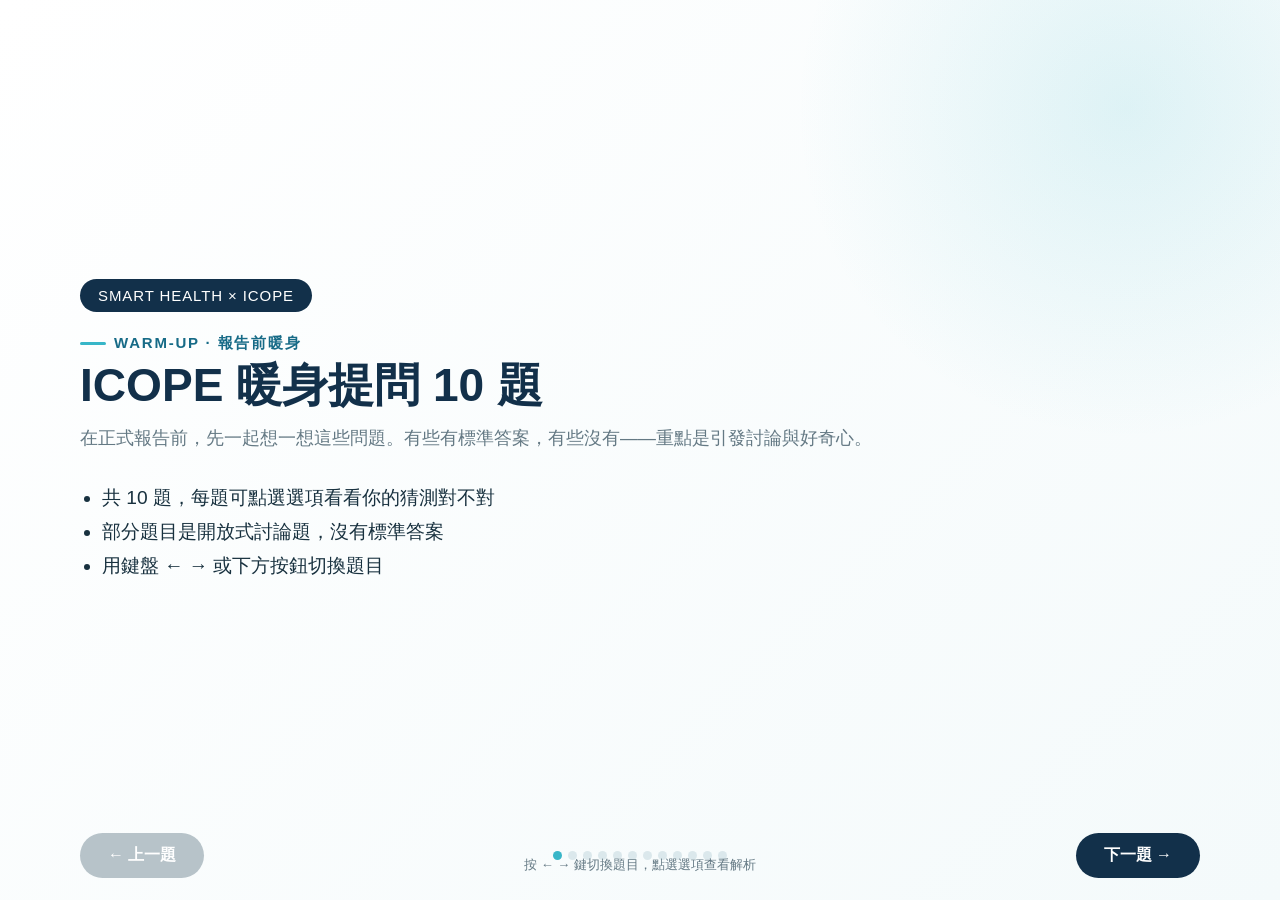
<file: docs/index.html>
<!DOCTYPE html>
<html lang="zh-Hant-TW">
<head>
<meta charset="UTF-8">
<meta name="viewport" content="width=device-width, initial-scale=1.0">
<title>ICOPE 暖身提問 10 題｜報告前 Warm-up</title>
<style>
  :root {
    --navy: #12304a;
    --blue: #176b87;
    --cyan: #38b6c8;
    --green: #65b87a;
    --light-green: #eaf7ee;
    --orange: #f2a65a;
    --yellow: #f6d365;
    --red: #d95c5c;
    --purple: #7357a8;
    --white: #ffffff;
    --paper: #f7fafb;
    --ink: #18313f;
    --muted: #647984;
    --line: #dbe8ec;
  }
  * { box-sizing: border-box; }
  html, body {
    width: 100%; height: 100%; margin: 0; overflow: hidden;
    font-family: "Microsoft JhengHei", "Noto Sans TC", Arial, sans-serif;
    color: var(--ink); background: #081d2a;
  }
  .deck { width: 100%; height: 100%; position: relative; }
  .slide {
    display: none; position: absolute; inset: 0;
    padding: 36px 80px 70px;
    background:
      radial-gradient(circle at 88% 12%, rgba(56,182,200,.14), transparent 24%),
      linear-gradient(135deg, #ffffff 0%, #f4fafb 100%);
    overflow-y: auto;
  }
  .slide.active { display: flex; flex-direction: column; animation: fadeIn .28s ease; }
  @keyframes fadeIn { from { opacity: .2; transform: translateX(12px);} to { opacity: 1; transform: translateX(0);} }

  .eyebrow {
    display: inline-flex; align-items: center; gap: 8px;
    font-size: 15px; font-weight: 700; letter-spacing: .12em;
    color: var(--blue); margin-bottom: 6px; text-transform: uppercase;
  }
  .eyebrow::before { content: ""; width: 26px; height: 3px; background: var(--cyan); border-radius: 2px; }

  h1 { font-size: clamp(32px, 3.6vw, 50px); line-height: 1.15; margin: 0 0 14px; color: var(--navy); font-weight: 800; }
  h2 { font-size: clamp(22px, 2.6vw, 34px); line-height: 1.2; margin: 0 0 12px; color: var(--navy); font-weight: 800; }
  p { font-size: clamp(16px, 1.4vw, 20px); line-height: 1.4; margin: 0 0 8px; color: var(--ink); }
  .muted { color: var(--muted); }

  .cover { justify-content: center; align-items: flex-start; }
  .cover .badge {
    background: var(--navy); color: #fff; padding: 8px 18px; border-radius: 999px;
    font-size: 15px; letter-spacing: .06em; margin-bottom: 22px; display: inline-block;
  }
  .cover ul { padding-left: 22px; margin: 18px 0 0; }
  .cover li { font-size: clamp(17px,1.5vw,22px); margin: 8px 0; }

  .qcount {
    position: absolute; top: 36px; right: 80px; font-size: 14px; color: var(--muted);
    font-weight: 700; letter-spacing: .04em;
  }

  .options {
    display: grid; grid-template-columns: 1fr 1fr; gap: 10px; margin-top: 4px;
  }
  .options.single-col { grid-template-columns: 1fr; }
  .opt {
    text-align: left; border: 2px solid var(--line); background: #fff; border-radius: 12px;
    padding: 10px 16px; font-size: clamp(14px,1.2vw,17px); cursor: pointer; color: var(--ink);
    display: flex; gap: 10px; align-items: flex-start; transition: border-color .15s, background .15s, transform .1s;
  }
  .opt:hover { border-color: var(--cyan); transform: translateY(-2px); }
  .opt b { color: var(--blue); flex-shrink: 0; }
  .opt.correct { border-color: var(--green); background: var(--light-green); }
  .opt.wrong { border-color: var(--red); background: #fdecec; }
  .opt.disabled { cursor: default; }
  .opt.dim { opacity: .55; }

  .explain {
    margin-top: 10px; padding: 10px 16px; border-radius: 12px; background: #eef6f8;
    border-left: 5px solid var(--cyan); font-size: clamp(13px,1.1vw,16px); display: none;
  }
  .explain.show { display: block; }
  .explain b { color: var(--navy); }

  .discuss-tag {
    display: inline-block; background: var(--purple); color: #fff; font-size: 12px;
    font-weight: 700; padding: 3px 10px; border-radius: 999px; margin-bottom: 8px; letter-spacing: .05em;
  }

  .closing { justify-content: center; }
  .closing .big { font-size: clamp(30px,3.4vw,46px); font-weight: 800; color: var(--navy); margin-bottom: 14px; }

  .nav {
    position: absolute; bottom: 22px; left: 80px; right: 80px;
    display: flex; align-items: center; justify-content: space-between;
  }
  .nav button {
    background: var(--navy); color: #fff; border: none; border-radius: 999px;
    padding: 12px 28px; font-size: 16px; font-weight: 700; cursor: pointer;
  }
  .nav button:disabled { background: #b7c3c9; cursor: not-allowed; }
  .progress { display: flex; gap: 6px; }
  .dot { width: 9px; height: 9px; border-radius: 50%; background: var(--line); }
  .dot.active { background: var(--cyan); }
  .dot.done { background: var(--blue); }

  .hint { position: absolute; bottom: 26px; left: 50%; transform: translateX(-50%); font-size: 13px; color: var(--muted); }
</style>
</head>
<body>
<div class="deck" id="deck">

  <section class="slide active cover">
    <div class="badge">SMART HEALTH × ICOPE</div>
    <div class="eyebrow">WARM-UP · 報告前暖身</div>
    <h1>ICOPE 暖身提問 10 題</h1>
    <p class="muted">在正式報告前，先一起想一想這些問題。有些有標準答案，有些沒有——重點是引發討論與好奇心。</p>
    <ul>
      <li>共 10 題，每題可點選選項看看你的猜測對不對</li>
      <li>部分題目是開放式討論題，沒有標準答案</li>
      <li>用鍵盤 ← → 或下方按鈕切換題目</li>
    </ul>
  </section>

  <!-- Q1 -->
  <section class="slide">
    <div class="qcount">Q1 / 10</div>
    <div class="eyebrow">全球高齡化</div>
    <h2>全球人口老化速度最快的地區是？</h2>
    <div class="options">
      <div class="opt" data-correct="false"><b>A</b> 非洲</div>
      <div class="opt" data-correct="true"><b>B</b> 亞太地區</div>
      <div class="opt" data-correct="false"><b>C</b> 歐洲</div>
      <div class="opt" data-correct="false"><b>D</b> 拉丁美洲</div>
    </div>
    <div class="explain"><b>解析：</b>亞太地區（含台灣）是全球高齡化速度最快的區域之一，許多國家將在短時間內從「高齡化社會」邁入「超高齡社會」。</div>
  </section>

  <!-- Q2 discuss -->
  <section class="slide">
    <div class="qcount">Q2 / 10</div>
    <div class="discuss-tag">討論題 · 無標準答案</div>
    <div class="eyebrow">定義高齡</div>
    <h2>你覺得幾歲開始算是「高齡」？</h2>
    <div class="options single-col">
      <div class="opt" data-correct="true"><b>A</b> 55 歲</div>
      <div class="opt" data-correct="true"><b>B</b> 60 歲</div>
      <div class="opt" data-correct="true"><b>C</b> 65 歲</div>
      <div class="opt" data-correct="true"><b>D</b> 70 歲，甚至更晚</div>
    </div>
    <div class="explain"><b>想一想：</b>WHO 與台灣法規多以 65 歲作為高齡門檻，但「老化」其實是漸進且因人而異的過程，不是切一刀就決定的——這正是 ICOPE 強調「內在能力」而非單看年齡的原因。</div>
  </section>

  <!-- Q3 -->
  <section class="slide">
    <div class="qcount">Q3 / 10</div>
    <div class="eyebrow">ICOPE 起源</div>
    <h2>ICOPE 是哪個國際組織提出的整合式照護框架？</h2>
    <div class="options">
      <div class="opt" data-correct="true"><b>A</b> WHO 世界衛生組織</div>
      <div class="opt" data-correct="false"><b>B</b> 聯合國 UN</div>
      <div class="opt" data-correct="false"><b>C</b> UNICEF</div>
      <div class="opt" data-correct="false"><b>D</b> 紅十字會</div>
    </div>
    <div class="explain"><b>解析：</b>ICOPE（Integrated Care for Older People）由 WHO 於 2019 年提出，是全球推動健康老化的重要照護框架。</div>
  </section>

  <!-- Q4 -->
  <section class="slide">
    <div class="qcount">Q4 / 10</div>
    <div class="eyebrow">六大內在能力</div>
    <h2>ICOPE 強調的六大內在能力，不包含以下哪一項？</h2>
    <div class="options">
      <div class="opt" data-correct="false"><b>A</b> 認知力</div>
      <div class="opt" data-correct="false"><b>B</b> 行動力</div>
      <div class="opt" data-correct="true"><b>C</b> 財務能力</div>
      <div class="opt" data-correct="false"><b>D</b> 心理健康</div>
    </div>
    <div class="explain"><b>解析：</b>ICOPE 六力為：認知力、行動力、營養與活力、視力、聽力、心理健康——皆與「身心功能」有關，並不包含財務能力。</div>
  </section>

  <!-- Q5 -->
  <section class="slide">
    <div class="qcount">Q5 / 10</div>
    <div class="eyebrow">核心精神</div>
    <h2>「健康老化」（Healthy Ageing）的核心精神是？</h2>
    <div class="options single-col">
      <div class="opt" data-correct="false"><b>A</b> 讓壽命越長越好</div>
      <div class="opt" data-correct="true"><b>B</b> 維持內在能力，持續發揮功能、參與生活</div>
      <div class="opt" data-correct="false"><b>C</b> 完全沒有任何疾病</div>
      <div class="opt" data-correct="false"><b>D</b> 完全依賴家人或機構照顧</div>
    </div>
    <div class="explain"><b>解析：</b>健康老化重點不在「活得多久」，而在「活得好不好」——能否維持功能發揮，持續做自己重視的事。</div>
  </section>

  <!-- Q6 -->
  <section class="slide">
    <div class="qcount">Q6 / 10</div>
    <div class="eyebrow">篩檢 vs 診斷</div>
    <h2>篩檢、評估、診斷三者的差異，何者正確？</h2>
    <div class="options single-col">
      <div class="opt" data-correct="false"><b>A</b> 三者其實是同一件事</div>
      <div class="opt" data-correct="true"><b>B</b> 篩檢用來找出風險族群，確診仍需醫療診斷</div>
      <div class="opt" data-correct="false"><b>C</b> 診斷比篩檢簡單、更快</div>
      <div class="opt" data-correct="false"><b>D</b> 評估等於直接治療</div>
    </div>
    <div class="explain"><b>解析：</b>篩檢（Screening）找出可能有風險的人 → 評估（Assessment）進一步了解狀況 → 診斷（Diagnosis）由專業人員確認問題並擬定處置，三者層層遞進、不能互相取代。</div>
  </section>

  <!-- Q7 -->
  <section class="slide">
    <div class="qcount">Q7 / 10</div>
    <div class="eyebrow">智慧科技應用</div>
    <h2>哪種科技最適合「連續」觀察長者的日常活力變化？</h2>
    <div class="options">
      <div class="opt" data-correct="false"><b>A</b> 一次性抽血檢查</div>
      <div class="opt" data-correct="true"><b>B</b> 穿戴式裝置</div>
      <div class="opt" data-correct="false"><b>C</b> 紙本問卷</div>
      <div class="opt" data-correct="false"><b>D</b> X 光檢查</div>
    </div>
    <div class="explain"><b>解析：</b>穿戴裝置可以長期、連續地收集步態、心率、睡眠等資料，有助於及早發現趨勢性的變化，而不只是單一時間點的快照。</div>
  </section>

  <!-- Q8 -->
  <section class="slide">
    <div class="qcount">Q8 / 10</div>
    <div class="eyebrow">資料倫理</div>
    <h2>智慧健康資料應用最需要留意的倫理議題是？</h2>
    <div class="options">
      <div class="opt" data-correct="false"><b>A</b> 檔案大小</div>
      <div class="opt" data-correct="true"><b>B</b> 隱私與資料安全</div>
      <div class="opt" data-correct="false"><b>C</b> 網路速度</div>
      <div class="opt" data-correct="false"><b>D</b> 裝置電池續航力</div>
    </div>
    <div class="explain"><b>解析：</b>健康資料高度敏感，如何取得同意、妥善保護與合理使用資料，是智慧健康服務設計時不能忽略的關鍵課題。</div>
  </section>

  <!-- Q9 -->
  <section class="slide">
    <div class="qcount">Q9 / 10</div>
    <div class="eyebrow">照護路徑</div>
    <h2>發現長者能力衰退後，ICOPE 照護路徑的下一步通常是？</h2>
    <div class="options single-col">
      <div class="opt" data-correct="false"><b>A</b> 直接安排住院</div>
      <div class="opt" data-correct="true"><b>B</b> 進一步評估，並擬定個別化照護計畫</div>
      <div class="opt" data-correct="false"><b>C</b> 忽略即可，等惡化再說</div>
      <div class="opt" data-correct="false"><b>D</b> 立即開立藥物</div>
    </div>
    <div class="explain"><b>解析：</b>從篩檢發現風險後，會進入更完整的評估，再依結果擬定個人化的照護與追蹤計畫——強調早期介入而非等到重症才處理。</div>
  </section>

  <!-- Q10 discuss -->
  <section class="slide">
    <div class="qcount">Q10 / 10</div>
    <div class="discuss-tag">討論題 · 無標準答案</div>
    <div class="eyebrow">動手想一想</div>
    <h2>如果要為長者設計一款智慧照護服務，你最優先想解決的問題是？</h2>
    <div class="options single-col">
      <div class="opt" data-correct="true"><b>A</b> 用藥提醒與追蹤</div>
      <div class="opt" data-correct="true"><b>B</b> 跌倒偵測與預防</div>
      <div class="opt" data-correct="true"><b>C</b> 社交陪伴、降低孤獨感</div>
      <div class="opt" data-correct="true"><b>D</b> 認知訓練與早期發現失智風險</div>
    </div>
    <div class="explain"><b>想一想：</b>這題沒有標準答案！可以和旁邊的同學討論一下你的選擇與理由，這也會是接下來報告內容的暖身思考方向。</div>
  </section>

  <section class="slide closing">
    <div class="eyebrow">READY?</div>
    <div class="big">暖身完成，準備好了嗎？</div>
    <p class="muted">接下來，我們正式進入 ICOPE 與智慧大健康的完整介紹。</p>
  </section>

  <div class="nav">
    <button id="prevBtn">← 上一題</button>
    <div class="progress" id="progress"></div>
    <button id="nextBtn">下一題 →</button>
  </div>
  <div class="hint">按 ← → 鍵切換題目，點選選項查看解析</div>
</div>

<script>
  const slides = Array.from(document.querySelectorAll(".slide"));
  const progressEl = document.getElementById("progress");
  let current = 0;

  slides.forEach((_, i) => {
    const dot = document.createElement("div");
    dot.className = "dot";
    progressEl.appendChild(dot);
  });
  const dots = Array.from(progressEl.children);

  function showSlide(index) {
    slides[current].classList.remove("active");
    current = Math.max(0, Math.min(index, slides.length - 1));
    slides[current].classList.add("active");
    dots.forEach((d, i) => {
      d.classList.toggle("active", i === current);
      d.classList.toggle("done", i < current);
    });
    document.getElementById("prevBtn").disabled = current === 0;
    document.getElementById("nextBtn").disabled = current === slides.length - 1;
  }

  function nextSlide() { showSlide(current + 1); }
  function previousSlide() { showSlide(current - 1); }

  document.getElementById("nextBtn").addEventListener("click", nextSlide);
  document.getElementById("prevBtn").addEventListener("click", previousSlide);

  document.addEventListener("keydown", (e) => {
    if (e.key === "ArrowRight") nextSlide();
    if (e.key === "ArrowLeft") previousSlide();
  });

  // Click-to-reveal answer logic for each question slide
  slides.forEach((slide) => {
    const opts = Array.from(slide.querySelectorAll(".opt"));
    if (opts.length === 0) return;
    const explain = slide.querySelector(".explain");
    opts.forEach((opt) => {
      opt.addEventListener("click", () => {
        if (opt.classList.contains("disabled")) return;
        opts.forEach((o) => {
          o.classList.add("disabled");
          if (o.dataset.correct === "true") {
            o.classList.add("correct");
          } else if (o === opt) {
            o.classList.add("wrong");
          } else {
            o.classList.add("dim");
          }
        });
        if (explain) explain.classList.add("show");
      });
    });
  });

  showSlide(0);
</script>
</body>
</html>
</file>
